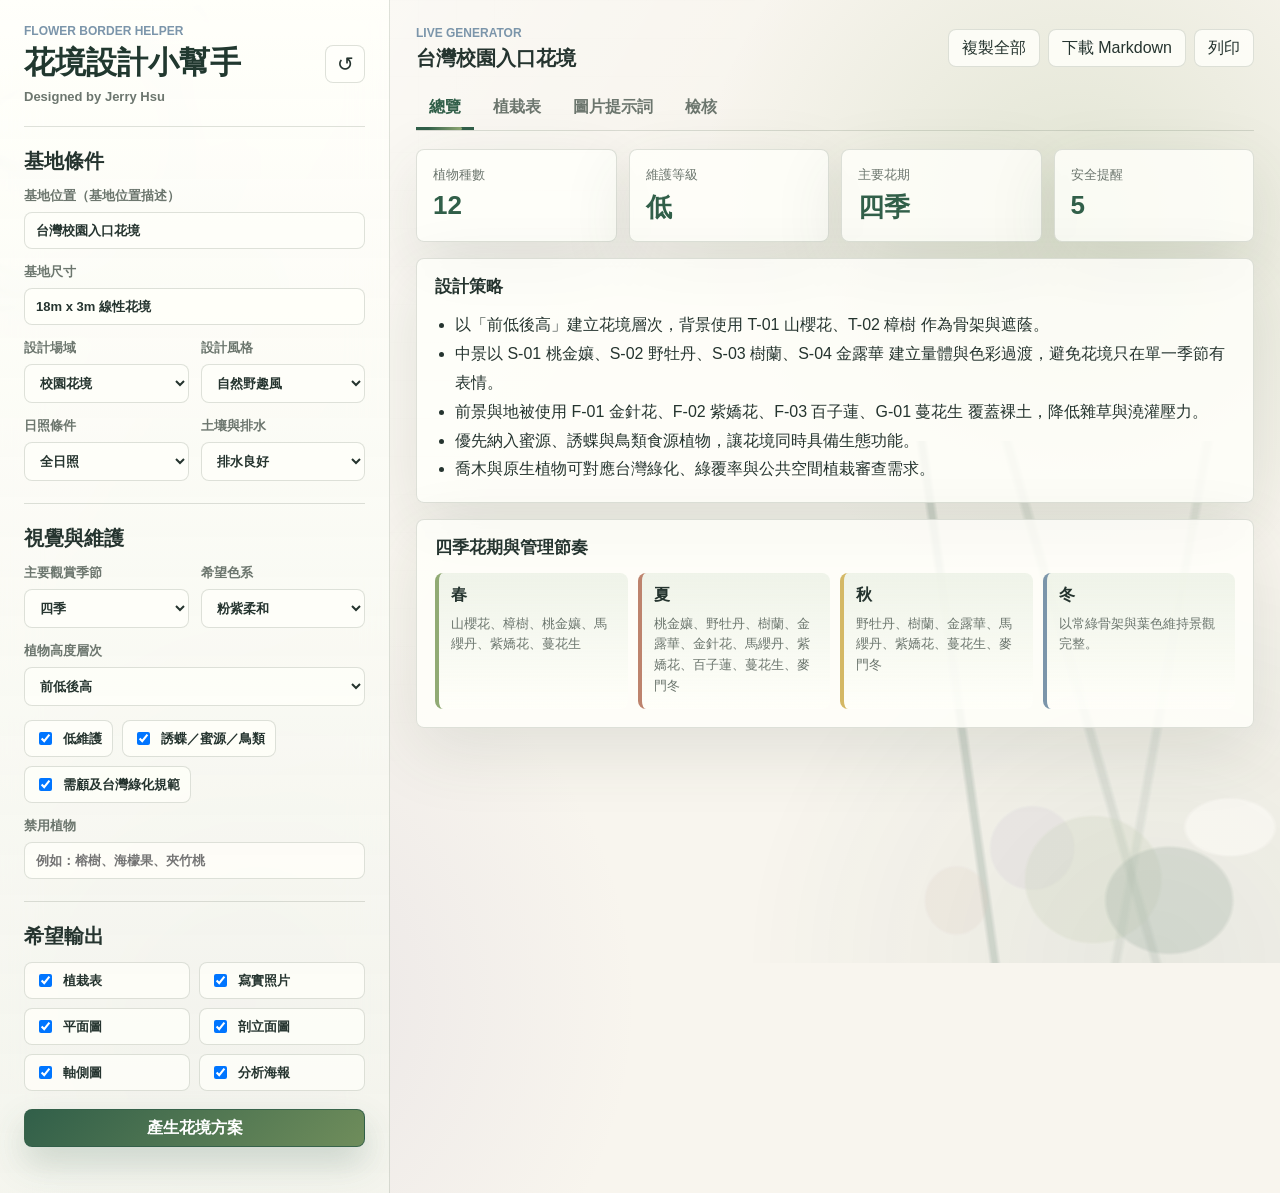
<file: index.html>
<!doctype html>
<html lang="zh-Hant">
  <head>
    <meta charset="utf-8" />
    <meta name="viewport" content="width=device-width, initial-scale=1" />
    <title>花境設計小幫手 Flower Border Helper</title>
    <link rel="stylesheet" href="assets/app.css" />
  </head>
  <body>
    <main class="app-shell">
      <aside class="brief-panel" aria-label="設計需求輸入">
        <div class="brand">
          <div>
            <p class="eyebrow">Flower Border Helper</p>
            <h1>花境設計小幫手</h1>
            <p class="designer-credit">Designed by Jerry Hsu</p>
          </div>
          <button class="icon-button" id="resetBtn" type="button" title="重設表單" aria-label="重設表單">↺</button>
        </div>

        <section class="form-section">
          <h2>基地條件</h2>
          <label>
            基地位置（基地位置描述）
            <input id="siteDescription" type="text" value="台灣校園入口花境" placeholder="例如：校園東側入口、住宅庭園南側花境" />
          </label>
          <label>
            基地尺寸
            <input id="siteSize" type="text" value="18m x 3m 線性花境" />
          </label>
          <div class="field-grid">
            <label>
              設計場域
              <select id="siteType">
                <option>校園花境</option>
                <option>公園花境</option>
                <option>住宅庭園</option>
                <option>療癒庭園</option>
                <option>商業空間</option>
                <option>道路綠帶</option>
                <option>水岸花境</option>
              </select>
            </label>
            <label>
              設計風格
              <select id="designStyle">
                <option>自然野趣風</option>
                <option>英式花境</option>
                <option>日式清雅風</option>
                <option>熱帶度假風</option>
                <option>現代極簡風</option>
                <option>台灣原生植物風</option>
                <option>高齡療癒花園風</option>
              </select>
            </label>
          </div>
          <div class="field-grid">
            <label>
              日照條件
              <select id="sunlight">
                <option>全日照</option>
                <option>半日照</option>
                <option>林下陰影</option>
                <option>西曬強烈</option>
                <option>濕地／水邊</option>
              </select>
            </label>
            <label>
              土壤與排水
              <select id="soil">
                <option>排水良好</option>
                <option>一般壤土</option>
                <option>黏重土壤</option>
                <option>砂質土</option>
                <option>潮濕低窪</option>
              </select>
            </label>
          </div>
        </section>

        <section class="form-section">
          <h2>視覺與維護</h2>
          <div class="field-grid">
            <label>
              主要觀賞季節
              <select id="season">
                <option>四季</option>
                <option>春</option>
                <option>夏</option>
                <option>秋</option>
                <option>冬</option>
              </select>
            </label>
            <label>
              希望色系
              <select id="colorMood">
                <option>粉紫柔和</option>
                <option>白綠清爽</option>
                <option>黃橘熱情</option>
                <option>紅色節慶</option>
                <option>藍紫靜謐</option>
                <option>四季混色</option>
              </select>
            </label>
          </div>
          <label>
            植物高度層次
            <select id="heightLayer">
              <option>前低後高</option>
              <option>中心高、邊緣低</option>
              <option>低矮通透</option>
              <option>背景圍合</option>
            </select>
          </label>
          <div class="toggle-row">
            <label class="toggle"><input id="lowMaintenance" type="checkbox" checked /> 低維護</label>
            <label class="toggle"><input id="wildlife" type="checkbox" checked /> 誘蝶／蜜源／鳥類</label>
            <label class="toggle"><input id="taiwanRule" type="checkbox" checked /> 需顧及台灣綠化規範</label>
          </div>
          <label>
            禁用植物
            <input id="bannedPlants" type="text" placeholder="例如：榕樹、海檬果、夾竹桃" />
          </label>
        </section>

        <section class="form-section">
          <h2>希望輸出</h2>
          <div class="output-options">
            <label><input type="checkbox" name="outputs" value="植栽表" checked /> 植栽表</label>
            <label><input type="checkbox" name="outputs" value="寫實照片" checked /> 寫實照片</label>
            <label><input type="checkbox" name="outputs" value="平面圖" checked /> 平面圖</label>
            <label><input type="checkbox" name="outputs" value="剖立面圖" checked /> 剖立面圖</label>
            <label><input type="checkbox" name="outputs" value="軸側圖" checked /> 軸側圖</label>
            <label><input type="checkbox" name="outputs" value="專業分析海報" checked /> 分析海報</label>
          </div>
          <button class="primary-button" id="generateBtn" type="button">產生花境方案</button>
        </section>
      </aside>

      <section class="workspace" aria-label="設計輸出">
        <header class="workspace-header">
          <div>
            <p class="eyebrow">Live Generator</p>
            <h2 id="projectTitle">台灣校園入口花境</h2>
          </div>
          <div class="action-group">
            <button id="copyAllBtn" type="button">複製全部</button>
            <button id="downloadBtn" type="button">下載 Markdown</button>
            <button id="printBtn" type="button">列印</button>
          </div>
        </header>

        <nav class="tabs" aria-label="輸出頁籤">
          <button class="tab active" data-tab="overview" type="button">總覽</button>
          <button class="tab" data-tab="plants" type="button">植栽表</button>
          <button class="tab" data-tab="prompts" type="button">圖片提示詞</button>
          <button class="tab" data-tab="check" type="button">檢核</button>
        </nav>

        <section class="tab-panel active" id="overview">
          <div class="summary-grid">
            <article class="metric">
              <span>植物種數</span>
              <strong id="plantCount">0</strong>
            </article>
            <article class="metric">
              <span>維護等級</span>
              <strong id="maintenanceLevel">低</strong>
            </article>
            <article class="metric">
              <span>主要花期</span>
              <strong id="seasonFocus">四季</strong>
            </article>
            <article class="metric">
              <span>安全提醒</span>
              <strong id="riskCount">0</strong>
            </article>
          </div>

          <div class="main-visual-grid">
            <article class="strategy-block">
              <h3>設計策略</h3>
              <div id="strategyOutput"></div>
            </article>
          </div>

          <article class="timeline-block">
            <h3>四季花期與管理節奏</h3>
            <div id="seasonTimeline" class="season-timeline"></div>
          </article>
        </section>

        <section class="tab-panel" id="plants">
          <div class="table-actions">
            <button id="exportCsvBtn" type="button">匯出 CSV</button>
          </div>
          <div class="table-wrap">
            <table>
              <thead>
                <tr>
                  <th>編號</th>
                  <th>中文名</th>
                  <th>學名</th>
                  <th>類型</th>
                  <th>高度</th>
                  <th>花色／花期</th>
                  <th>功能</th>
                  <th>注意事項</th>
                </tr>
              </thead>
              <tbody id="plantTableBody"></tbody>
            </table>
          </div>
          <div id="plantAnalysis" class="analysis-list"></div>
        </section>

        <section class="tab-panel" id="prompts">
          <div class="prompt-grid">
            <article class="prompt-card" data-output="寫實照片">
              <div class="prompt-card-header">
                <h3>寫實照片提示詞</h3>
                <button class="copy-prompt-btn" type="button" data-copy-target="photoPrompt">複製提示詞</button>
              </div>
              <textarea id="photoPrompt" readonly></textarea>
            </article>
            <article class="prompt-card" data-output="平面圖">
              <div class="prompt-card-header">
                <h3>平面圖提示詞</h3>
                <button class="copy-prompt-btn" type="button" data-copy-target="planPrompt">複製提示詞</button>
              </div>
              <textarea id="planPrompt" readonly></textarea>
            </article>
            <article class="prompt-card" data-output="剖立面圖">
              <div class="prompt-card-header">
                <h3>剖立面圖提示詞</h3>
                <button class="copy-prompt-btn" type="button" data-copy-target="sectionPrompt">複製提示詞</button>
              </div>
              <textarea id="sectionPrompt" readonly></textarea>
            </article>
            <article class="prompt-card" data-output="軸側圖">
              <div class="prompt-card-header">
                <h3>軸側圖提示詞</h3>
                <button class="copy-prompt-btn" type="button" data-copy-target="axonPrompt">複製提示詞</button>
              </div>
              <textarea id="axonPrompt" readonly></textarea>
            </article>
            <article class="prompt-card" data-output="專業分析海報">
              <div class="prompt-card-header">
                <h3>海報生成提示詞</h3>
                <button class="copy-prompt-btn" type="button" data-copy-target="posterPrompt">複製提示詞</button>
              </div>
              <textarea id="posterPrompt" readonly></textarea>
            </article>
          </div>
        </section>

        <section class="tab-panel" id="check">
          <div id="checklistOutput" class="checklist"></div>
        </section>
      </section>
    </main>

    <div class="toast" id="toast" role="status" aria-live="polite"></div>

    <script src="assets/app.js"></script>
  </body>
</html>
</file>
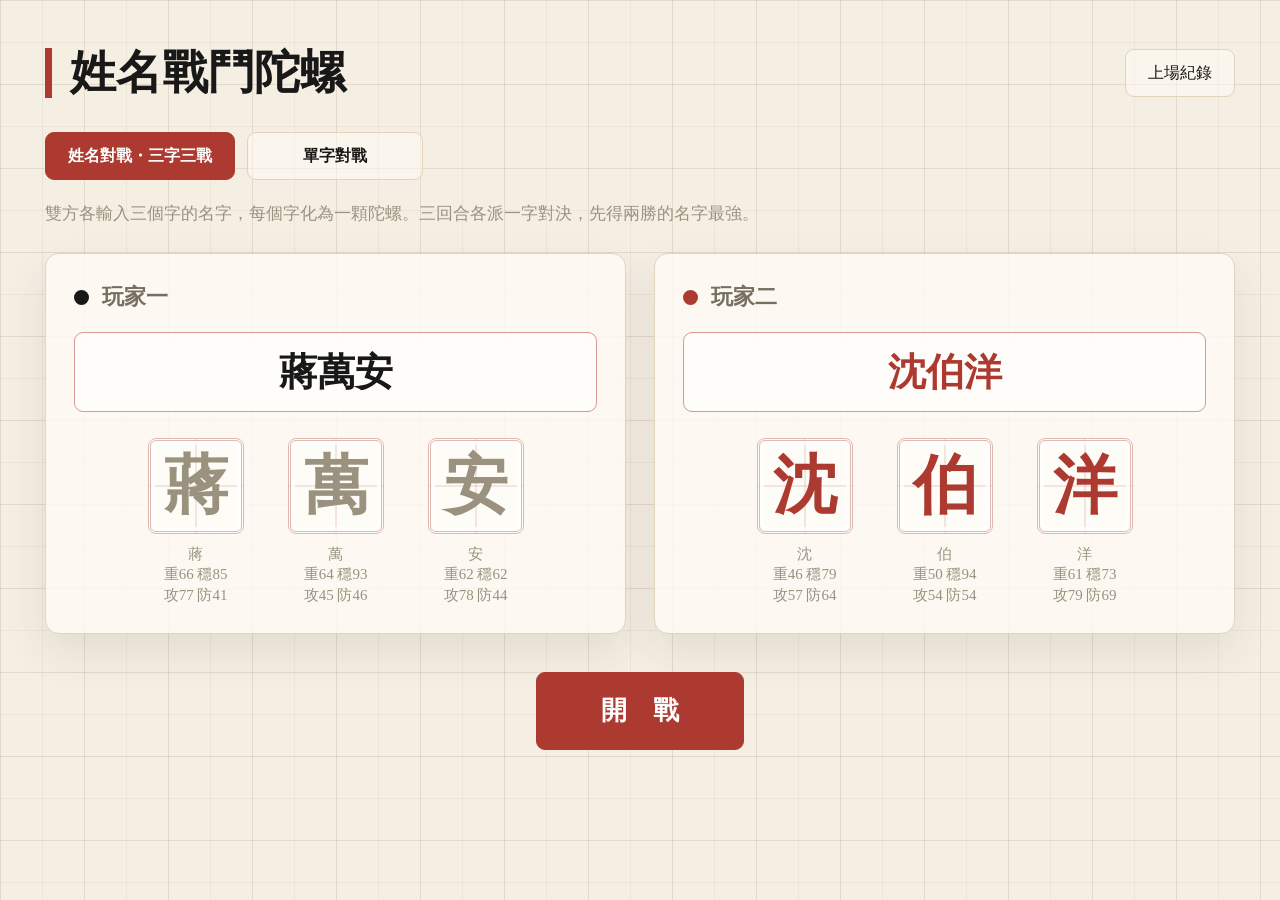
<file: 姓名戰鬥陀螺/index.html>
<!doctype html>
<html lang="zh-Hant">
  <head>
    <meta charset="utf-8">
    <meta name="viewport" content="width=device-width, initial-scale=1">
    <title>姓名戰鬥陀螺</title>
    <link rel="stylesheet" href="styles.css">
  </head>
  <body>
    <main class="shell">
      <header class="topbar">
        <div class="brand">
          <span class="brand-mark"></span>
          <h1>姓名戰鬥陀螺</h1>
        </div>
        <button class="ghost-button" id="recordsButton" type="button">上場紀錄</button>
      </header>

      <section class="setup-view" id="setupView">
        <div class="mode-row" role="tablist" aria-label="戰鬥模式">
          <button class="mode-button active" id="nameModeButton" type="button">姓名對戰・三字三戰</button>
          <button class="mode-button" id="singleModeButton" type="button">單字對戰</button>
        </div>
        <p class="hint" id="modeHint">雙方各輸入三個字的名字，每個字化為一顆陀螺。三回合各派一字對決，先得兩勝的名字最強。</p>

        <div class="setup-grid">
          <article class="player-card player-one">
            <h2><span class="dot"></span>玩家一</h2>
            <input id="playerOneInput" class="name-input" maxlength="6" value="蔣萬安" aria-label="玩家一名字">
            <div class="letter-row" id="playerOnePreview"></div>
          </article>

          <article class="player-card player-two">
            <h2><span class="dot"></span>玩家二</h2>
            <input id="playerTwoInput" class="name-input" maxlength="6" value="沈伯洋" aria-label="玩家二名字">
            <div class="letter-row" id="playerTwoPreview"></div>
          </article>
        </div>

        <div class="action-row">
          <button class="primary-button" id="startButton" type="button">開　戰</button>
        </div>
      </section>

      <section class="battle-view hidden" id="battleView" aria-live="polite">
        <div class="match-header">
          <strong id="leftNameLabel"></strong>
          <div class="round-progress" id="roundProgress"></div>
          <strong id="rightNameLabel"></strong>
        </div>

        <div class="battle-grid">
          <aside class="fighter-panel player-one" id="leftPanel"></aside>

          <section class="arena-wrap">
            <div class="arena-stage">
              <canvas id="arenaCanvas" width="720" height="720" aria-label="戰鬥陀螺競技場"></canvas>
              <div class="round-overlay hidden" id="roundOverlay"></div>
            </div>
            <div class="battle-controls">
              <button class="primary-button small hidden" id="nextRoundButton" type="button">下一回合 ▶</button>
              <button class="primary-button small" id="rematchButton" type="button">重新對戰</button>
              <button class="ghost-button small" id="backButton" type="button">← 回設定</button>
            </div>
            <div class="battle-log" id="battleLog"></div>
          </section>

          <aside class="fighter-panel player-two" id="rightPanel"></aside>
        </div>
      </section>
    </main>

    <dialog id="recordsDialog">
      <form method="dialog" class="dialog-body">
        <header>
          <h2>上場紀錄</h2>
          <button class="icon-close" value="close" aria-label="關閉">×</button>
        </header>
        <div id="recordsList" class="records-list"></div>
        <menu>
          <button class="ghost-button" id="clearRecordsButton" type="button">清除紀錄</button>
          <button class="primary-button small" value="close">完成</button>
        </menu>
      </form>
    </dialog>

    <script src="script.js"></script>
  </body>
</html>
</file>
<file: assets/app.css>
:root {
  --ink: #25342f;
  --muted: #6c766e;
  --line: rgba(119, 132, 112, 0.24);
  --paper: #f8f5ee;
  --surface: rgba(255, 255, 250, 0.82);
  --green: #315f49;
  --leaf: #91aa74;
  --clay: #bd836d;
  --blue: #7b95aa;
  --amber: #d4b865;
  --lavender: #9d8db6;
  --soft: rgba(236, 241, 229, 0.74);
  --shadow: 0 22px 70px rgba(59, 72, 57, 0.12);
  --blur: blur(18px);
}

* {
  box-sizing: border-box;
}

body {
  margin: 0;
  color: var(--ink);
  background:
    radial-gradient(circle at 84% 18%, rgba(145, 170, 116, 0.22), transparent 26%),
    radial-gradient(circle at 18% 84%, rgba(157, 141, 182, 0.16), transparent 28%),
    linear-gradient(120deg, rgba(255, 255, 255, 0.72), transparent 42%),
    var(--paper);
  font-family: "Noto Sans TC", "Microsoft JhengHei", "PingFang TC", Arial, sans-serif;
  letter-spacing: 0;
  min-height: 100vh;
  overflow-x: hidden;
}

body::before,
body::after {
  content: "";
  position: fixed;
  z-index: -2;
  pointer-events: none;
}

body::before {
  inset: 0;
  opacity: 0.42;
  background-image:
    linear-gradient(rgba(49, 95, 73, 0.035) 1px, transparent 1px),
    linear-gradient(90deg, rgba(49, 95, 73, 0.025) 1px, transparent 1px);
  background-size: 38px 38px, 38px 38px;
  mask-image: linear-gradient(115deg, rgba(0, 0, 0, 0.72), transparent 72%);
}

body::after {
  right: -8vw;
  bottom: -7vh;
  width: min(760px, 78vw);
  height: min(560px, 58vh);
  opacity: 0.42;
  transform-origin: 80% 100%;
  animation: gardenSway 9s ease-in-out infinite alternate;
  background:
    radial-gradient(ellipse at 72% 88%, rgba(49, 95, 73, 0.34) 0 8%, transparent 8.5%),
    radial-gradient(ellipse at 62% 84%, rgba(145, 170, 116, 0.32) 0 10%, transparent 10.5%),
    radial-gradient(ellipse at 80% 74%, rgba(255, 255, 250, 0.7) 0 5%, transparent 5.5%),
    radial-gradient(ellipse at 54% 78%, rgba(157, 141, 182, 0.25) 0 7%, transparent 7.5%),
    radial-gradient(ellipse at 44% 88%, rgba(189, 131, 109, 0.18) 0 5%, transparent 5.5%),
    linear-gradient(82deg, transparent 0 44%, rgba(49, 95, 73, 0.45) 44.5% 45%, transparent 45.5%),
    linear-gradient(74deg, transparent 0 58%, rgba(49, 95, 73, 0.28) 58.5% 59%, transparent 59.5%),
    linear-gradient(100deg, transparent 0 68%, rgba(49, 95, 73, 0.22) 68.5% 69%, transparent 69.5%),
    radial-gradient(ellipse at 70% 100%, rgba(49, 95, 73, 0.2), transparent 56%);
  filter: saturate(0.82);
}

button,
input,
select,
textarea {
  font: inherit;
}

button {
  border: 1px solid var(--line);
  background: var(--surface);
  color: var(--ink);
  cursor: pointer;
  border-radius: 8px;
  min-height: 38px;
  transition: transform 0.2s ease, border-color 0.2s ease, box-shadow 0.2s ease, background 0.2s ease;
}

button:hover {
  border-color: var(--green);
  box-shadow: 0 10px 28px rgba(49, 95, 73, 0.12);
  transform: translateY(-1px);
}

.app-shell {
  display: grid;
  grid-template-columns: minmax(320px, 390px) minmax(0, 1fr);
  min-height: 100vh;
  position: relative;
}

.app-shell::before {
  content: "";
  position: fixed;
  left: -120px;
  top: 38px;
  width: 360px;
  height: 300px;
  z-index: -1;
  opacity: 0.22;
  background:
    linear-gradient(38deg, transparent 0 48%, rgba(49, 95, 73, 0.5) 49% 50%, transparent 51%),
    radial-gradient(ellipse at 36% 35%, transparent 0 54%, rgba(49, 95, 73, 0.5) 55% 56%, transparent 57%),
    radial-gradient(ellipse at 58% 28%, transparent 0 54%, rgba(49, 95, 73, 0.4) 55% 56%, transparent 57%),
    radial-gradient(ellipse at 68% 52%, transparent 0 54%, rgba(49, 95, 73, 0.36) 55% 56%, transparent 57%);
  transform: rotate(-12deg);
}

.brief-panel {
  background: linear-gradient(180deg, rgba(255, 255, 250, 0.88), rgba(244, 246, 238, 0.76));
  backdrop-filter: var(--blur);
  border-right: 1px solid var(--line);
  padding: 24px;
  overflow-y: auto;
}

.brand,
.workspace-header,
.action-group,
.tabs,
.toggle-row {
  display: flex;
  align-items: center;
}

.brand,
.workspace-header {
  justify-content: space-between;
  gap: 16px;
}

.eyebrow {
  margin: 0 0 6px;
  color: var(--blue);
  font-size: 12px;
  font-weight: 700;
  text-transform: uppercase;
}

h1,
h2,
h3 {
  margin: 0;
  line-height: 1.2;
}

h1 {
  font-size: 31px;
  color: #21382f;
  text-shadow: 0 1px 0 rgba(255, 255, 255, 0.72);
}

.designer-credit {
  margin: 8px 0 0;
  color: var(--muted);
  font-size: 13px;
  font-weight: 700;
}

h2 {
  font-size: 20px;
}

h3 {
  font-size: 17px;
  margin-bottom: 14px;
}

.icon-button {
  width: 40px;
  padding: 0;
  font-size: 20px;
}

.form-section {
  padding: 22px 0;
  border-top: 1px solid var(--line);
}

.brand + .form-section {
  margin-top: 22px;
}

label {
  display: grid;
  gap: 7px;
  margin-top: 14px;
  color: var(--muted);
  font-size: 13px;
  font-weight: 700;
}

input,
select,
textarea {
  width: 100%;
  border: 1px solid var(--line);
  border-radius: 8px;
  background: rgba(255, 255, 250, 0.74);
  color: var(--ink);
  padding: 10px 11px;
  outline: none;
  transition: border-color 0.2s ease, box-shadow 0.2s ease, background 0.2s ease;
}

textarea {
  min-height: 220px;
  resize: vertical;
  line-height: 1.55;
}

input:focus,
select:focus,
textarea:focus {
  border-color: var(--green);
  box-shadow: 0 0 0 3px rgba(47, 107, 79, 0.12);
}

.field-grid {
  display: grid;
  grid-template-columns: 1fr 1fr;
  gap: 12px;
}

.toggle-row,
.output-options {
  gap: 9px;
  flex-wrap: wrap;
  margin-top: 14px;
}

.toggle,
.output-options label {
  display: inline-flex;
  align-items: center;
  gap: 8px;
  margin: 0;
  padding: 8px 10px;
  border: 1px solid var(--line);
  border-radius: 8px;
  background: rgba(255, 255, 250, 0.72);
  color: var(--ink);
  font-size: 13px;
  font-weight: 600;
}

.toggle input,
.output-options input {
  width: auto;
}

.output-options {
  display: grid;
  grid-template-columns: 1fr 1fr;
}

.primary-button {
  width: 100%;
  margin-top: 18px;
  border-color: rgba(49, 95, 73, 0.84);
  background: linear-gradient(135deg, #315f49, #6f8d5b);
  color: white;
  font-weight: 800;
  box-shadow: 0 16px 34px rgba(49, 95, 73, 0.22);
  position: relative;
  overflow: hidden;
}

.primary-button::after {
  content: "";
  position: absolute;
  inset: 0;
  background: linear-gradient(105deg, transparent 0 38%, rgba(255, 255, 255, 0.26) 46%, transparent 54%);
  transform: translateX(-120%);
}

.primary-button:hover::after {
  animation: buttonGlint 0.9s ease;
}

.workspace {
  padding: 26px;
  overflow: auto;
}

.workspace-header {
  margin-bottom: 18px;
}

.action-group {
  gap: 8px;
  flex-wrap: wrap;
}

.action-group button {
  padding: 0 13px;
}

.tabs {
  gap: 6px;
  flex-wrap: wrap;
  margin-bottom: 18px;
  border-bottom: 1px solid var(--line);
}

.tab {
  border: 0;
  border-bottom: 3px solid transparent;
  border-radius: 0;
  background: transparent;
  padding: 0 13px;
  min-height: 42px;
  color: var(--muted);
  font-weight: 800;
  position: relative;
}

.tab.active {
  color: var(--green);
  border-bottom-color: var(--green);
}

.tab::after {
  content: "";
  position: absolute;
  left: 12px;
  right: 12px;
  bottom: -3px;
  height: 3px;
  border-radius: 999px;
  background: linear-gradient(90deg, var(--green), var(--leaf));
  transform: scaleX(0);
  transform-origin: left;
  transition: transform 0.24s ease;
}

.tab.active::after,
.tab:hover::after {
  transform: scaleX(1);
}

.tab-panel {
  display: none;
}

.tab-panel.active {
  display: block;
  animation: panelIn 0.42s ease both;
}

.summary-grid {
  display: grid;
  grid-template-columns: repeat(4, minmax(120px, 1fr));
  gap: 12px;
  margin-bottom: 16px;
}

.metric,
.strategy-block,
.timeline-block,
.drawing-grid article,
.table-wrap,
.analysis-item,
.check-item {
  background: var(--surface);
  border: 1px solid var(--line);
  border-radius: 8px;
  box-shadow: var(--shadow);
  backdrop-filter: blur(14px);
}

.metric {
  padding: 16px;
  animation: cardRise 0.52s ease both;
}

.metric span {
  display: block;
  color: var(--muted);
  font-size: 13px;
}

.metric strong {
  display: block;
  margin-top: 6px;
  font-size: 26px;
  color: var(--green);
  animation: softPulse 3.8s ease-in-out infinite;
}

.main-visual-grid {
  display: grid;
  grid-template-columns: minmax(260px, 0.7fr) minmax(320px, 1fr);
  gap: 16px;
}

#overview .main-visual-grid {
  grid-template-columns: 1fr;
}

.strategy-block,
.timeline-block,
.drawing-grid article {
  padding: 18px;
}

.strategy-block ul {
  margin: 0;
  padding-left: 20px;
  line-height: 1.8;
}

.timeline-block {
  margin-top: 16px;
}

.season-timeline {
  display: grid;
  grid-template-columns: repeat(4, 1fr);
  gap: 10px;
}

.season-card {
  border-left: 4px solid var(--leaf);
  background: linear-gradient(180deg, rgba(236, 241, 229, 0.84), rgba(255, 255, 250, 0.64));
  border-radius: 8px;
  padding: 12px;
  min-height: 104px;
  transition: transform 0.22s ease, box-shadow 0.22s ease;
}

.season-card:hover {
  transform: translateY(-2px);
  box-shadow: 0 14px 30px rgba(59, 72, 57, 0.1);
}

.season-card:nth-child(2) {
  border-left-color: var(--clay);
}

.season-card:nth-child(3) {
  border-left-color: var(--amber);
}

.season-card:nth-child(4) {
  border-left-color: var(--blue);
}

.season-card strong {
  display: block;
  margin-bottom: 8px;
}

.season-card p {
  margin: 0;
  color: var(--muted);
  font-size: 13px;
  line-height: 1.6;
}

.table-wrap {
  overflow-x: auto;
}

.table-actions {
  display: flex;
  justify-content: flex-end;
  margin-bottom: 12px;
}

.table-actions button,
.copy-prompt-btn {
  padding: 0 13px;
}

table {
  width: 100%;
  min-width: 980px;
  border-collapse: collapse;
  background: var(--surface);
}

th,
td {
  border-bottom: 1px solid var(--line);
  padding: 11px 12px;
  text-align: left;
  vertical-align: top;
  font-size: 13px;
  line-height: 1.5;
}

th {
  background: rgba(229, 236, 225, 0.82);
  color: var(--ink);
  font-size: 12px;
}

.analysis-list {
  display: grid;
  grid-template-columns: repeat(auto-fit, minmax(260px, 1fr));
  gap: 12px;
  margin-top: 14px;
}

.analysis-item {
  padding: 15px;
  box-shadow: none;
  transition: transform 0.22s ease, border-color 0.22s ease;
}

.analysis-item:hover {
  transform: translateY(-2px);
  border-color: rgba(49, 95, 73, 0.35);
}

.analysis-item strong {
  display: block;
  margin-bottom: 8px;
}

.analysis-item p {
  margin: 0;
  color: var(--muted);
  line-height: 1.65;
  font-size: 13px;
}

.drawing-grid,
.prompt-grid {
  display: grid;
  grid-template-columns: 1fr 1fr;
  gap: 16px;
}

.prompt-card {
  display: grid;
  gap: 10px;
  margin: 0;
}

.prompt-card-header {
  display: flex;
  align-items: center;
  justify-content: space-between;
  gap: 12px;
}

.prompt-card-header h3 {
  margin: 0;
}

.diagram-box {
  min-height: 310px;
}

.diagram-box svg {
  width: 100%;
  height: auto;
  display: block;
}

.poster-prompt {
  margin-top: 16px;
}

.checklist {
  display: grid;
  grid-template-columns: repeat(auto-fit, minmax(260px, 1fr));
  gap: 12px;
}

.check-item {
  padding: 16px;
  box-shadow: none;
}

.check-item .status {
  display: inline-flex;
  align-items: center;
  justify-content: center;
  width: 26px;
  height: 26px;
  margin-right: 8px;
  border-radius: 50%;
  background: var(--green);
  color: white;
  font-weight: 900;
}

.check-item.warning .status {
  background: var(--clay);
}

.check-item p {
  margin: 8px 0 0;
  color: var(--muted);
  line-height: 1.6;
}

.toast {
  position: fixed;
  right: 18px;
  bottom: 18px;
  max-width: 320px;
  padding: 12px 14px;
  border-radius: 8px;
  background: var(--ink);
  color: white;
  opacity: 0;
  transform: translateY(8px);
  transition: 0.2s ease;
  pointer-events: none;
}

.toast.show {
  opacity: 1;
  transform: translateY(0);
}

@keyframes panelIn {
  from {
    opacity: 0;
    transform: translateY(8px);
  }
  to {
    opacity: 1;
    transform: translateY(0);
  }
}

@keyframes cardRise {
  from {
    opacity: 0;
    transform: translateY(10px);
  }
  to {
    opacity: 1;
    transform: translateY(0);
  }
}

@keyframes gardenSway {
  from {
    transform: rotate(-1deg) translateY(0);
  }
  to {
    transform: rotate(1.4deg) translateY(-8px);
  }
}

@keyframes buttonGlint {
  to {
    transform: translateX(120%);
  }
}

@keyframes softPulse {
  0%, 100% {
    filter: saturate(1);
  }
  50% {
    filter: saturate(1.18);
  }
}

@media (prefers-reduced-motion: reduce) {
  *,
  *::before,
  *::after {
    animation-duration: 0.001ms !important;
    animation-iteration-count: 1 !important;
    transition-duration: 0.001ms !important;
  }
}

@media (max-width: 1040px) {
  .app-shell {
    grid-template-columns: 1fr;
  }

  .brief-panel {
    border-right: 0;
    border-bottom: 1px solid var(--line);
  }

  .summary-grid,
  .main-visual-grid,
  .drawing-grid,
  .prompt-grid {
    grid-template-columns: 1fr;
  }

  .season-timeline {
    grid-template-columns: 1fr 1fr;
  }
}

@media (max-width: 640px) {
  .brief-panel,
  .workspace {
    padding: 18px;
  }

  .field-grid,
  .output-options,
  .summary-grid,
  .season-timeline {
    grid-template-columns: 1fr;
  }

  .workspace-header,
  .brand {
    align-items: flex-start;
  }

  .workspace-header {
    flex-direction: column;
  }

  .action-group {
    width: 100%;
  }

  .action-group button {
    flex: 1;
  }
}

@media print {
  .brief-panel,
  .tabs,
  .action-group,
  .toast {
    display: none;
  }

  .app-shell {
    display: block;
  }

  .tab-panel {
    display: block;
    page-break-after: always;
  }

  .workspace {
    padding: 0;
  }
}
</file>
<file: 姓名戰鬥陀螺/styles.css>
:root {
  --paper: #f5efe3;
  --ink: #181818;
  --muted: #9a927f;
  --line: #e2d3bc;
  --red: #ad3a31;
  --red-soft: #d99891;
  --panel: rgba(255, 253, 247, 0.78);
  --shadow: 0 18px 42px rgba(55, 38, 20, 0.09);
}

* {
  box-sizing: border-box;
}

body {
  margin: 0;
  min-height: 100vh;
  color: var(--ink);
  font-family: "Noto Serif TC", "Iansui", "Kaiti TC", "Microsoft JhengHei", serif;
  background:
    linear-gradient(rgba(173, 58, 49, 0.08) 1px, transparent 1px),
    linear-gradient(90deg, rgba(173, 58, 49, 0.08) 1px, transparent 1px),
    linear-gradient(rgba(44, 44, 44, 0.05) 1px, transparent 1px),
    linear-gradient(90deg, rgba(44, 44, 44, 0.05) 1px, transparent 1px),
    var(--paper);
  background-size: 84px 84px, 84px 84px, 42px 42px, 42px 42px;
}

button,
input {
  font: inherit;
}

button {
  cursor: pointer;
}

.shell {
  width: min(1190px, calc(100vw - 48px));
  margin: 0 auto;
  padding: 42px 0 56px;
}

.topbar {
  display: flex;
  align-items: center;
  justify-content: space-between;
  gap: 24px;
  margin-bottom: 28px;
}

.brand {
  display: flex;
  align-items: center;
  gap: 18px;
}

.brand-mark {
  width: 7px;
  height: 50px;
  background: var(--red);
  display: inline-block;
}

h1,
h2,
p {
  margin: 0;
}

h1 {
  font-size: clamp(30px, 4vw, 46px);
  letter-spacing: 0;
}

.ghost-button,
.mode-button,
.primary-button {
  border: 1px solid var(--line);
  border-radius: 9px;
  color: var(--ink);
  background: rgba(255, 253, 247, 0.52);
  min-height: 48px;
  padding: 0 22px;
  transition: transform 160ms ease, border-color 160ms ease, background 160ms ease, color 160ms ease;
}

.ghost-button:hover,
.mode-button:hover,
.primary-button:hover {
  transform: translateY(-1px);
}

.primary-button,
.mode-button.active {
  color: white;
  border-color: var(--red);
  background: var(--red);
  font-weight: 800;
}

.primary-button {
  min-width: 208px;
  min-height: 78px;
  font-size: 26px;
}

.small {
  min-width: auto;
  min-height: 43px;
  font-size: 16px;
  padding: 0 21px;
}

.mode-row {
  display: flex;
  gap: 12px;
  margin-bottom: 22px;
}

.mode-button {
  min-width: 176px;
  font-weight: 700;
}

.hint {
  color: var(--muted);
  font-size: 17px;
  margin-bottom: 28px;
}

.setup-grid {
  display: grid;
  grid-template-columns: 1fr 1fr;
  gap: 28px;
}

.player-card {
  min-height: 292px;
  padding: 28px;
  border: 1px solid var(--line);
  border-radius: 14px;
  background: var(--panel);
  box-shadow: var(--shadow);
}

.player-card h2,
.fighter-panel h2 {
  display: flex;
  align-items: center;
  gap: 13px;
  color: #766f60;
  font-size: 22px;
  margin-bottom: 20px;
}

.dot {
  width: 15px;
  height: 15px;
  border-radius: 50%;
  background: var(--ink);
  display: inline-block;
}

.player-two .dot {
  background: var(--red);
}

.name-input {
  width: 100%;
  height: 80px;
  border: 1px solid var(--red-soft);
  border-radius: 9px;
  background: rgba(255, 255, 255, 0.65);
  color: var(--ink);
  text-align: center;
  font-size: 38px;
  font-weight: 700;
  letter-spacing: 0;
  outline: none;
}

.player-two .name-input {
  color: var(--red);
}

.letter-row {
  display: flex;
  justify-content: center;
  gap: 14px;
  margin-top: 26px;
  flex-wrap: wrap;
}

.letter-card {
  width: 126px;
  text-align: center;
  color: var(--muted);
}

.hanzi-box {
  position: relative;
  display: grid;
  place-items: center;
  width: 96px;
  height: 96px;
  margin: 0 auto 10px;
  border: 3px double #deb9b1;
  border-radius: 8px;
  background:
    linear-gradient(90deg, transparent calc(50% - 1px), rgba(173, 58, 49, 0.12) calc(50% - 1px), rgba(173, 58, 49, 0.12) calc(50% + 1px), transparent calc(50% + 1px)),
    linear-gradient(transparent calc(50% - 1px), rgba(173, 58, 49, 0.12) calc(50% - 1px), rgba(173, 58, 49, 0.12) calc(50% + 1px), transparent calc(50% + 1px)),
    rgba(255, 253, 249, 0.82);
  box-shadow: inset 0 0 0 4px rgba(255, 255, 255, 0.78);
}

.hanzi-box span {
  position: relative;
  z-index: 1;
  font-size: 64px;
  line-height: 1;
  font-weight: 900;
}

.damage-map {
  position: absolute;
  inset: 0;
  pointer-events: none;
  overflow: hidden;
}

.damage-map i {
  position: absolute;
  display: block;
  z-index: 2;
  border: 2px solid rgba(173, 58, 49, 0.35);
  background: rgba(173, 58, 49, 0.13);
  box-shadow: 2px 2px 0 rgba(80, 60, 50, 0.12);
}

.player-two .hanzi-box span,
.right-side .hanzi-box span {
  color: var(--red);
}

.letter-stats {
  font-size: 15px;
  line-height: 1.35;
}

.action-row {
  display: flex;
  justify-content: center;
  margin-top: 38px;
}

.hidden {
  display: none;
}

.battle-view {
  margin-top: 6px;
}

.match-header {
  display: grid;
  grid-template-columns: 1fr auto 1fr;
  align-items: center;
  gap: 24px;
  width: min(720px, 100%);
  margin: 0 auto 12px;
  font-size: 23px;
}

.match-header strong:first-child {
  text-align: right;
}

.match-header strong:last-child {
  color: var(--red);
}

.round-progress {
  color: var(--muted);
  font-size: 16px;
  white-space: nowrap;
}

.battle-grid {
  display: grid;
  grid-template-columns: 250px minmax(390px, 1fr) 250px;
  gap: 26px;
  align-items: start;
}

.fighter-panel {
  border: 1px solid var(--line);
  border-radius: 14px;
  background: var(--panel);
  box-shadow: var(--shadow);
  padding: 22px;
  min-height: 420px;
}

.fighter-panel h2 {
  justify-content: center;
  margin-bottom: 14px;
}

.letter-list {
  display: grid;
  gap: 8px;
  margin-bottom: 15px;
}

.letter-slot {
  display: flex;
  justify-content: space-between;
  align-items: center;
  height: 46px;
  border: 1px solid rgba(224, 205, 186, 0.8);
  border-radius: 7px;
  padding: 0 14px;
  color: #b3aa99;
  background: rgba(255, 253, 247, 0.56);
}

.letter-slot.active {
  border: 2px solid var(--red);
  color: var(--ink);
  background: rgba(255, 255, 255, 0.75);
  box-shadow: 0 5px 12px rgba(173, 58, 49, 0.12);
}

.letter-slot small {
  color: var(--red);
  font-weight: 700;
}

.active-card {
  text-align: center;
}

.active-card .hanzi-box {
  width: 156px;
  height: 126px;
}

.active-card .hanzi-box span {
  font-size: 86px;
}

.integrity {
  font-size: 18px;
  color: #777061;
}

.integrity strong {
  color: var(--ink);
  font-size: 26px;
}

.right-side .integrity strong {
  color: var(--red);
}

.arena-wrap {
  display: grid;
  justify-items: center;
  gap: 14px;
}

.arena-stage {
  position: relative;
  display: grid;
  place-items: center;
  width: min(620px, 100%);
}

#arenaCanvas {
  display: block;
  width: 100%;
  aspect-ratio: 1;
  border-radius: 50%;
  filter: drop-shadow(0 24px 38px rgba(52, 35, 20, 0.16));
}

.round-overlay {
  position: absolute;
  inset: 0;
  display: grid;
  place-items: center;
  pointer-events: none;
  text-align: center;
}

.round-overlay.hidden {
  display: none;
}

.round-overlay-card {
  display: grid;
  gap: 11px;
  color: var(--red);
  text-shadow: 0 1px 0 rgba(255, 255, 255, 0.9);
}

.round-overlay-card strong {
  font-size: 31px;
  letter-spacing: 0;
}

.round-overlay-card span {
  color: #8e8472;
  font-size: 17px;
}

.battle-controls {
  display: flex;
  gap: 10px;
  align-items: center;
  justify-content: center;
}

.battle-log {
  width: min(420px, 100%);
  min-height: 112px;
  max-height: 132px;
  overflow: auto;
  border: 1px solid var(--line);
  border-radius: 9px;
  padding: 15px 18px;
  background: rgba(255, 253, 247, 0.76);
  color: #786f5f;
  line-height: 1.6;
}

.battle-log div:first-child {
  color: var(--ink);
  font-weight: 800;
}

dialog {
  border: 1px solid var(--line);
  border-radius: 14px;
  background: #fffdf8;
  color: var(--ink);
  box-shadow: 0 22px 70px rgba(30, 20, 10, 0.24);
  width: min(560px, calc(100vw - 34px));
  padding: 0;
}

dialog::backdrop {
  background: rgba(24, 20, 16, 0.32);
}

.dialog-body {
  padding: 24px;
}

.dialog-body header,
.dialog-body menu {
  display: flex;
  align-items: center;
  justify-content: space-between;
  gap: 14px;
  padding: 0;
  margin: 0;
}

.dialog-body h2 {
  font-size: 26px;
}

.icon-close {
  width: 38px;
  height: 38px;
  border: 1px solid var(--line);
  border-radius: 50%;
  background: transparent;
  font-size: 26px;
  line-height: 1;
}

.records-list {
  display: grid;
  gap: 10px;
  margin: 20px 0;
  max-height: 340px;
  overflow: auto;
}

.record-item {
  border: 1px solid var(--line);
  border-radius: 9px;
  padding: 13px 15px;
  background: rgba(245, 239, 227, 0.58);
}

.record-item strong {
  color: var(--red);
}

.empty-records {
  color: var(--muted);
  padding: 18px 0;
}

@media (max-width: 980px) {
  .shell {
    width: min(100% - 28px, 760px);
    padding-top: 26px;
  }

  .setup-grid,
  .battle-grid {
    grid-template-columns: 1fr;
  }

  .fighter-panel {
    min-height: auto;
  }

  .battle-grid .player-two {
    order: 3;
  }

  .arena-wrap {
    order: 2;
  }
}

@media (max-width: 620px) {
  .topbar,
  .mode-row,
  .battle-controls {
    align-items: stretch;
    flex-direction: column;
  }

  .brand-mark {
    height: 42px;
  }

  .mode-button,
  .ghost-button,
  .primary-button {
    width: 100%;
  }

  .player-card {
    padding: 18px;
  }

  .letter-card {
    width: 96px;
  }

  .hanzi-box {
    width: 82px;
    height: 82px;
  }

  .hanzi-box span {
    font-size: 54px;
  }

  .match-header {
    grid-template-columns: 1fr;
    text-align: center;
    gap: 6px;
  }

  .match-header strong:first-child {
    text-align: center;
  }
}
</file>
